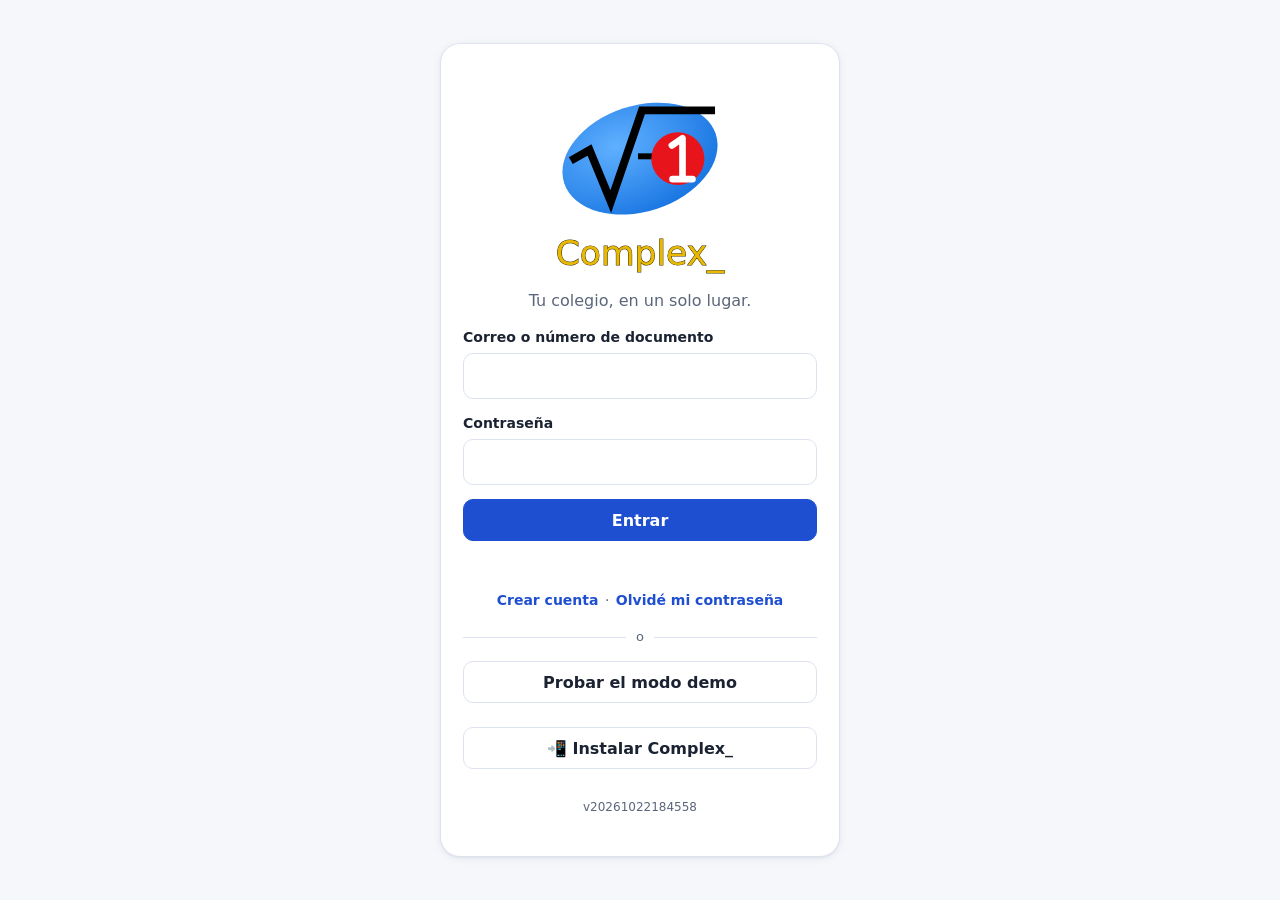
<file: app/index.html>
<!doctype html>
<html lang="es">
<head>
  <meta charset="utf-8">
  <meta name="viewport" content="width=device-width, initial-scale=1, viewport-fit=cover">
  <title>Complex_</title>
  <meta name="description" content="Complex_: notas, asistencia, observador y circulares de tu colegio.">
  <meta name="theme-color" content="#1f4fd1">
  <link rel="manifest" href="manifest.webmanifest">
  <link rel="icon" href="img/icono.svg" type="image/svg+xml">
  <link rel="apple-touch-icon" href="img/icono-192.png">
  <link rel="stylesheet" href="estilos.css">
  <link rel="stylesheet" href="estilos-rea.css">
</head>
<body>
  <div id="app">
    <div class="cargando pantalla" aria-label="Cargando"><span></span></div>
  </div>
  <noscript>Complex_ necesita JavaScript.</noscript>
  <!-- La librería de Supabase se baja en paralelo con la app (antes empezaba solo cuando la app ya había cargado) -->
  <link rel="preload" href="vendor/supabase-2.117.3.js" as="script">
  <script type="module" src="js/app.js"></script>
</body>
</html>
</file>
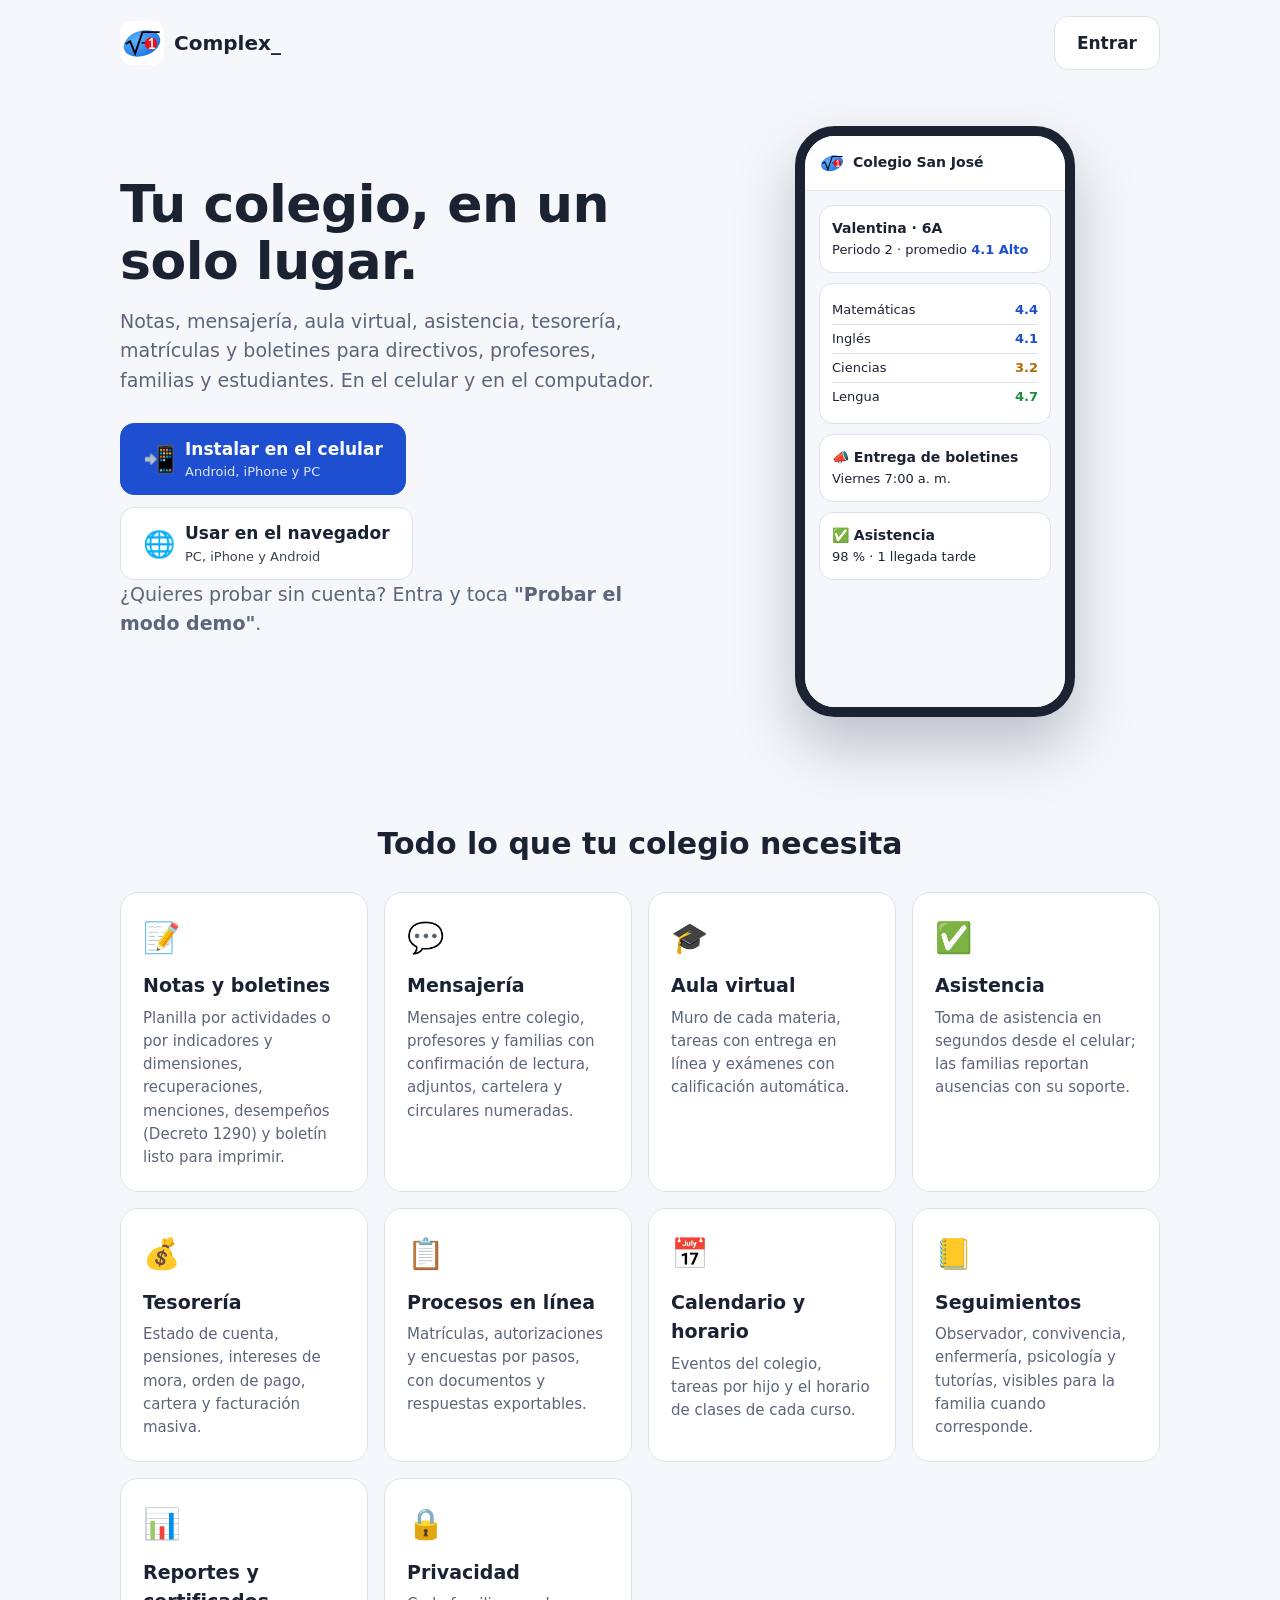
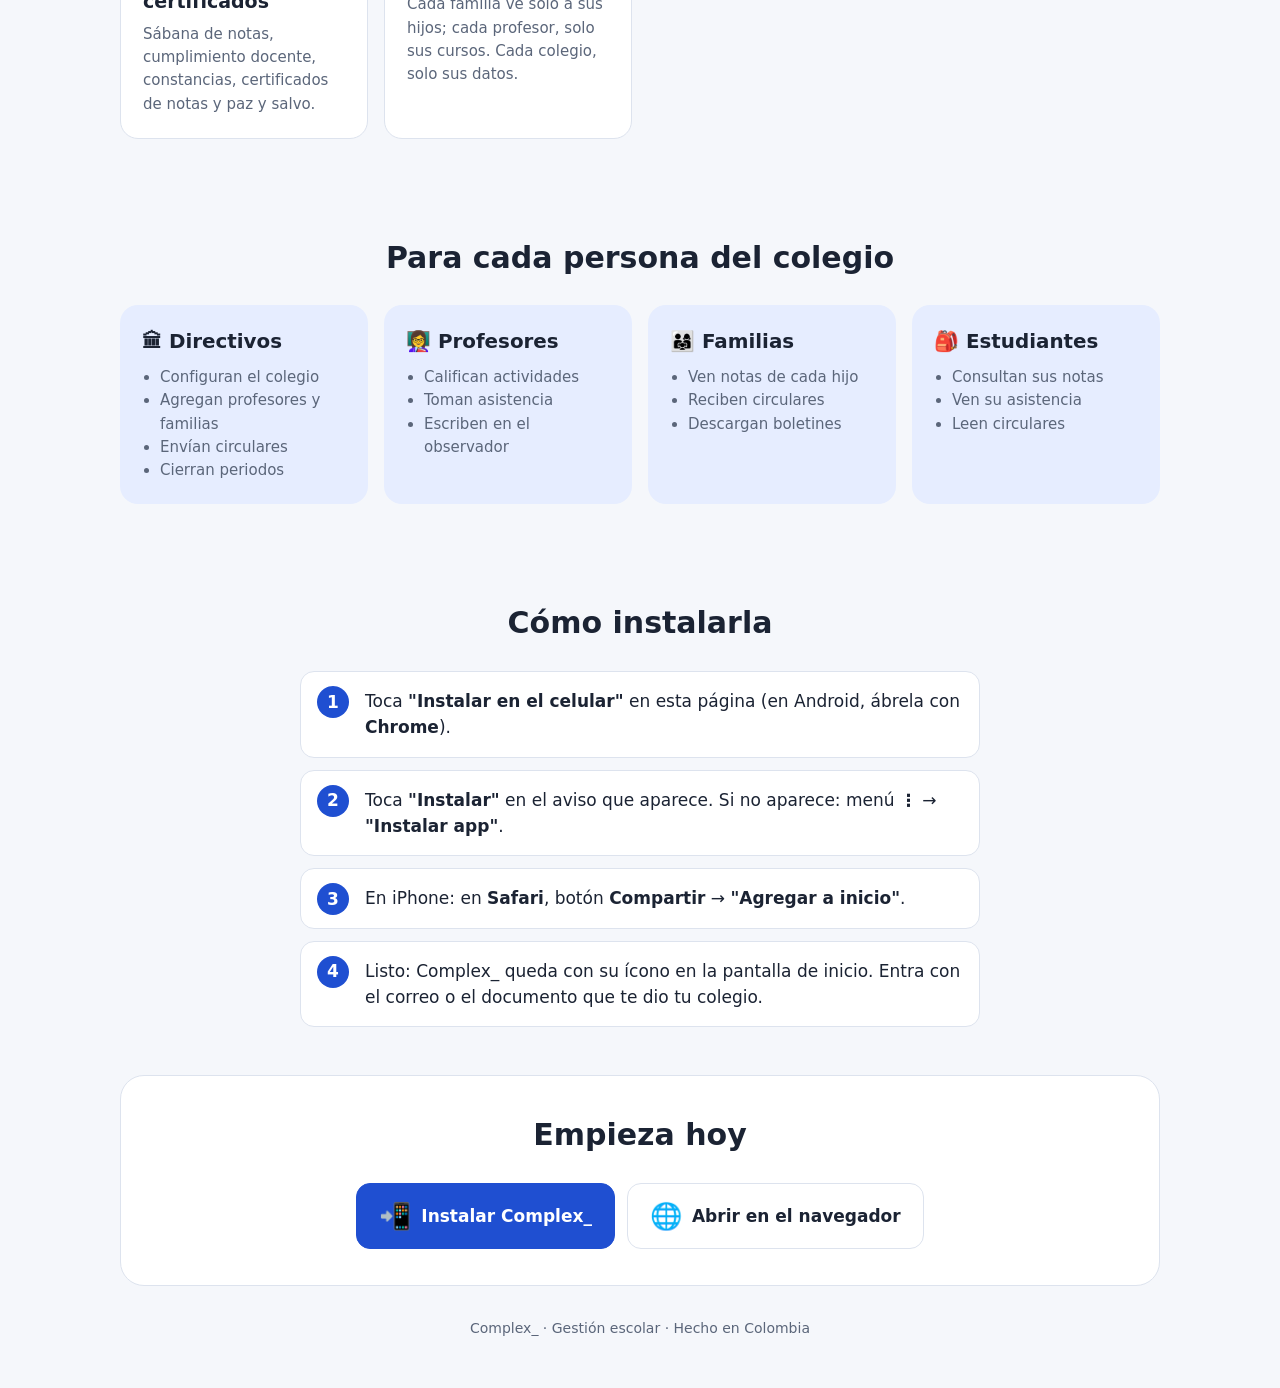
<file: sitio/index.html>
<!doctype html>
<html lang="es">
<head>
  <meta charset="utf-8">
  <meta name="viewport" content="width=device-width, initial-scale=1">
  <title>Complex_ · Gestión escolar</title>
  <meta name="description" content="Complex_: notas, asistencia, observador, boletines y circulares de tu colegio, en el celular y en el computador.">
  <meta name="theme-color" content="#1f4fd1">
  <link rel="icon" href="../app/img/icono.svg" type="image/svg+xml">
  <style>
    :root { --fondo:#f5f7fb; --sup:#fff; --borde:#dde3ee; --texto:#1b2333; --texto2:#5b667a; --pri:#1f4fd1; --pri-t:#fff; --suave:#e6edff; --amarillo:#ffc83d; color-scheme: light; }
    @media (prefers-color-scheme: dark) { :root { --fondo:#0f1420; --sup:#171e2c; --borde:#2c3648; --texto:#e7ecf5; --texto2:#9aa6bb; --pri:#6d95ff; --pri-t:#0b1020; --suave:#1d2a4d; color-scheme: dark; } }
    * { box-sizing: border-box; }
    body { margin: 0; background: var(--fondo); color: var(--texto); font: 17px/1.55 system-ui, -apple-system, "Segoe UI", Roboto, Arial, sans-serif; }
    a { color: var(--pri); }
    .envoltura { max-width: 1080px; margin: 0 auto; padding: 0 20px; }
    header.barra { display: flex; align-items: center; justify-content: space-between; padding: 16px 0; }
    .marca { display: flex; align-items: center; gap: 10px; font-weight: 800; font-size: 20px; color: inherit; text-decoration: none; }
    .logo { width: 40px; height: 40px; border-radius: 12px; display: grid; place-items: center; background: #1f4fd1; color: #fff; font-weight: 800; }
    .heroe { display: grid; grid-template-columns: 1.1fr .9fr; gap: 40px; align-items: center; padding: 40px 0 56px; }
    .heroe h1 { font-size: clamp(32px, 5vw, 52px); line-height: 1.1; margin: 0 0 16px; letter-spacing: -.5px; }
    .heroe p { color: var(--texto2); font-size: 19px; margin: 0 0 28px; }
    .botones { display: flex; gap: 12px; flex-wrap: wrap; }
    .btn { display: inline-flex; align-items: center; gap: 10px; min-height: 54px; padding: 12px 22px; border-radius: 14px; font-weight: 700; text-decoration: none; border: 1px solid var(--borde); background: var(--sup); color: var(--texto); cursor: pointer; font-size: 17px; }
    .btn-pri { background: var(--pri); border-color: var(--pri); color: var(--pri-t); }
    .btn small { display: block; font-weight: 500; font-size: 13px; opacity: .85; }
    .btn .ic { font-size: 26px; }
    .nota { font-size: 14px; color: var(--texto2); margin-top: 14px; }
    .telefono { justify-self: center; width: 280px; aspect-ratio: 9/19; border-radius: 40px; background: var(--sup); border: 10px solid #1b2333; box-shadow: 0 30px 60px rgba(20,30,60,.25); overflow: hidden; display: flex; flex-direction: column; }
    .tel-barra { background: var(--sup); border-bottom: 1px solid var(--borde); padding: 14px; display: flex; gap: 8px; align-items: center; font-weight: 700; font-size: 14px; }
    .logo-sim { width: 44px; height: 44px; object-fit: contain; background: #fff; border-radius: 12px; padding: 2px; }
    .logo-sim.chico { width: 26px; height: 26px; border-radius: 8px; padding: 1px; }
    .tel-barra .logo { width: 26px; height: 26px; border-radius: 8px; font-size: 11px; }
    .tel-cuerpo { padding: 14px; display: flex; flex-direction: column; gap: 10px; background: var(--fondo); flex: 1; }
    .tel-tarjeta { background: var(--sup); border: 1px solid var(--borde); border-radius: 14px; padding: 12px; font-size: 13px; }
    .tel-tarjeta b { display: block; font-size: 14px; }
    .tel-nota { display: flex; justify-content: space-between; padding: 4px 0; border-top: 1px solid var(--borde); }
    .tel-nota:first-of-type { border-top: 0; }
    .verde { color: #1e8e3e; font-weight: 700; } .azul { color: #1f4fd1; font-weight: 700; } .naranja { color: #b26a00; font-weight: 700; }
    section { padding: 48px 0; }
    h2 { font-size: 30px; margin: 0 0 24px; text-align: center; }
    .rejilla { display: grid; grid-template-columns: repeat(auto-fit, minmax(230px, 1fr)); gap: 16px; }
    .func { background: var(--sup); border: 1px solid var(--borde); border-radius: 18px; padding: 22px; }
    .func .ic { font-size: 30px; }
    .func h3 { margin: 10px 0 6px; font-size: 19px; }
    .func p { margin: 0; color: var(--texto2); font-size: 15px; }
    .roles { display: grid; grid-template-columns: repeat(auto-fit, minmax(220px, 1fr)); gap: 16px; }
    .rol { border-radius: 18px; padding: 22px; background: var(--suave); }
    .rol h3 { margin: 0 0 8px; }
    .rol ul { margin: 0; padding-left: 18px; color: var(--texto2); font-size: 15px; }
    .pasos { counter-reset: p; display: grid; gap: 12px; max-width: 680px; margin: 0 auto; padding: 0; list-style: none; }
    .pasos li { counter-increment: p; background: var(--sup); border: 1px solid var(--borde); border-radius: 14px; padding: 16px 16px 16px 64px; position: relative; }
    .pasos li::before { content: counter(p); position: absolute; left: 16px; top: 14px; width: 32px; height: 32px; border-radius: 50%; background: var(--pri); color: var(--pri-t); display: grid; place-items: center; font-weight: 800; }
    .descarga { text-align: center; background: var(--sup); border: 1px solid var(--borde); border-radius: 24px; padding: 36px 20px; }
    .descarga .botones { justify-content: center; }
    footer { text-align: center; color: var(--texto2); font-size: 14px; padding: 32px 0 48px; }
    .aviso { display: none; margin: 14px auto 0; max-width: 520px; background: var(--suave); border-radius: 12px; padding: 12px 14px; font-size: 15px; text-align: left; }
    @media (max-width: 820px) { .heroe { grid-template-columns: 1fr; padding-top: 16px; } .telefono { width: 240px; } }
  </style>
</head>
<body>
  <div class="envoltura">
    <header class="barra">
      <a class="marca" href="#"><img class="logo-sim" src="../app/img/simbolo.svg" alt=""> Complex_</a>
      <a class="btn" href="../app/">Entrar</a>
    </header>

    <div class="heroe">
      <div>
        <h1>Tu colegio, en un solo lugar.</h1>
        <p>Notas, mensajería, aula virtual, asistencia, tesorería, matrículas y boletines para directivos, profesores, familias y estudiantes. En el celular y en el computador.</p>
        <div class="botones">
          <a class="btn btn-pri" href="../app/?instalar"><span class="ic">📲</span><span>Instalar en el celular<small>Android, iPhone y PC</small></span></a>
          <a class="btn" href="../app/"><span class="ic">🌐</span><span>Usar en el navegador<small>PC, iPhone y Android</small></span></a>
        </div>
        <p class="nota">¿Quieres probar sin cuenta? Entra y toca <b>"Probar el modo demo"</b>.</p>
      </div>
      <div class="telefono" aria-hidden="true">
        <div class="tel-barra"><img class="logo-sim chico" src="../app/img/simbolo.svg" alt=""> Colegio San José</div>
        <div class="tel-cuerpo">
          <div class="tel-tarjeta"><b>Valentina · 6A</b>Periodo 2 · promedio <span class="azul">4.1 Alto</span></div>
          <div class="tel-tarjeta">
            <div class="tel-nota"><span>Matemáticas</span><span class="azul">4.4</span></div>
            <div class="tel-nota"><span>Inglés</span><span class="azul">4.1</span></div>
            <div class="tel-nota"><span>Ciencias</span><span class="naranja">3.2</span></div>
            <div class="tel-nota"><span>Lengua</span><span class="verde">4.7</span></div>
          </div>
          <div class="tel-tarjeta"><b>📣 Entrega de boletines</b>Viernes 7:00 a. m.</div>
          <div class="tel-tarjeta"><b>✅ Asistencia</b>98 % · 1 llegada tarde</div>
        </div>
      </div>
    </div>
  </div>

  <section>
    <div class="envoltura">
      <h2>Todo lo que tu colegio necesita</h2>
      <div class="rejilla">
        <div class="func"><div class="ic">📝</div><h3>Notas y boletines</h3><p>Planilla por actividades o por indicadores y dimensiones, recuperaciones, menciones, desempeños (Decreto 1290) y boletín listo para imprimir.</p></div>
        <div class="func"><div class="ic">💬</div><h3>Mensajería</h3><p>Mensajes entre colegio, profesores y familias con confirmación de lectura, adjuntos, cartelera y circulares numeradas.</p></div>
        <div class="func"><div class="ic">🎓</div><h3>Aula virtual</h3><p>Muro de cada materia, tareas con entrega en línea y exámenes con calificación automática.</p></div>
        <div class="func"><div class="ic">✅</div><h3>Asistencia</h3><p>Toma de asistencia en segundos desde el celular; las familias reportan ausencias con su soporte.</p></div>
        <div class="func"><div class="ic">💰</div><h3>Tesorería</h3><p>Estado de cuenta, pensiones, intereses de mora, orden de pago, cartera y facturación masiva.</p></div>
        <div class="func"><div class="ic">📋</div><h3>Procesos en línea</h3><p>Matrículas, autorizaciones y encuestas por pasos, con documentos y respuestas exportables.</p></div>
        <div class="func"><div class="ic">📅</div><h3>Calendario y horario</h3><p>Eventos del colegio, tareas por hijo y el horario de clases de cada curso.</p></div>
        <div class="func"><div class="ic">📒</div><h3>Seguimientos</h3><p>Observador, convivencia, enfermería, psicología y tutorías, visibles para la familia cuando corresponde.</p></div>
        <div class="func"><div class="ic">📊</div><h3>Reportes y certificados</h3><p>Sábana de notas, cumplimiento docente, constancias, certificados de notas y paz y salvo.</p></div>
        <div class="func"><div class="ic">🔒</div><h3>Privacidad</h3><p>Cada familia ve solo a sus hijos; cada profesor, solo sus cursos. Cada colegio, solo sus datos.</p></div>
      </div>
    </div>
  </section>

  <section>
    <div class="envoltura">
      <h2>Para cada persona del colegio</h2>
      <div class="roles">
        <div class="rol"><h3>🏛 Directivos</h3><ul><li>Configuran el colegio</li><li>Agregan profesores y familias</li><li>Envían circulares</li><li>Cierran periodos</li></ul></div>
        <div class="rol"><h3>👩‍🏫 Profesores</h3><ul><li>Califican actividades</li><li>Toman asistencia</li><li>Escriben en el observador</li></ul></div>
        <div class="rol"><h3>👨‍👩‍👧 Familias</h3><ul><li>Ven notas de cada hijo</li><li>Reciben circulares</li><li>Descargan boletines</li></ul></div>
        <div class="rol"><h3>🎒 Estudiantes</h3><ul><li>Consultan sus notas</li><li>Ven su asistencia</li><li>Leen circulares</li></ul></div>
      </div>
    </div>
  </section>

  <section>
    <div class="envoltura">
      <h2>Cómo instalarla</h2>
      <ol class="pasos">
        <li>Toca <b>"Instalar en el celular"</b> en esta página (en Android, ábrela con <b>Chrome</b>).</li>
        <li>Toca <b>"Instalar"</b> en el aviso que aparece. Si no aparece: menú <b>⋮</b> → <b>"Instalar app"</b>.</li>
        <li>En iPhone: en <b>Safari</b>, botón <b>Compartir</b> → <b>"Agregar a inicio"</b>.</li>
        <li>Listo: Complex_ queda con su ícono en la pantalla de inicio. Entra con el correo o el documento que te dio tu colegio.</li>
      </ol>
    </div>
  </section>

  <div class="envoltura">
    <div class="descarga">
      <h2>Empieza hoy</h2>
      <div class="botones">
        <a class="btn btn-pri" href="../app/?instalar"><span class="ic">📲</span><span>Instalar Complex_</span></a>
        <a class="btn" href="../app/"><span class="ic">🌐</span><span>Abrir en el navegador</span></a>
      </div>
    </div>
  </div>

  <footer>Complex_ · Gestión escolar · Hecho en Colombia</footer>

</body>
</html>
</file>
<file: app/estilos.css>
/* Complex_ — estilos. Siempre con variables de color (modo claro/oscuro). */
:root {
  --fondo: #f5f7fb;
  --superficie: #ffffff;
  --superficie-2: #eef2f9;
  --borde: #dde3ee;
  --texto: #1b2333;
  --texto-2: #5b667a;
  --primario: #1f4fd1;
  --primario-texto: #ffffff;
  --primario-suave: #e6edff;
  --peligro: #c62828;
  --ok: #1e8e3e;
  --alerta: #b26a00;
  --bajo: #c62828;
  --basico: #b26a00;
  --alto: #1f4fd1;
  --superior: #1e8e3e;
  --sombra: 0 1px 2px rgba(20, 30, 60, .06), 0 2px 10px rgba(20, 30, 60, .06);
  --radio: 14px;
  --menu-alto: 64px;
  color-scheme: light;
}
@media (prefers-color-scheme: dark) {
  :root:not([data-theme="light"]) {
    --fondo: #0f1420; --superficie: #171e2c; --superficie-2: #1f2838; --borde: #2c3648;
    --texto: #e7ecf5; --texto-2: #9aa6bb; --primario: #6d95ff; --primario-texto: #0b1020; --primario-suave: #1d2a4d;
    --peligro: #ff6b6b; --ok: #4cc46f; --alerta: #ffb547; --bajo: #ff6b6b; --basico: #ffb547; --alto: #7ea4ff; --superior: #4cc46f;
    --sombra: 0 1px 2px rgba(0, 0, 0, .3); color-scheme: dark;
  }
}
:root[data-theme="dark"] {
  --fondo: #0f1420; --superficie: #171e2c; --superficie-2: #1f2838; --borde: #2c3648;
  --texto: #e7ecf5; --texto-2: #9aa6bb; --primario: #6d95ff; --primario-texto: #0b1020; --primario-suave: #1d2a4d;
  --peligro: #ff6b6b; --ok: #4cc46f; --alerta: #ffb547; --bajo: #ff6b6b; --basico: #ffb547; --alto: #7ea4ff; --superior: #4cc46f;
  --sombra: 0 1px 2px rgba(0, 0, 0, .3); color-scheme: dark;
}

* { box-sizing: border-box; }
html, body { margin: 0; height: 100%; }
body {
  background: var(--fondo); color: var(--texto);
  font: 16px/1.45 system-ui, -apple-system, "Segoe UI", Roboto, "Helvetica Neue", Arial, sans-serif;
  -webkit-text-size-adjust: 100%; -webkit-tap-highlight-color: transparent;
}
a { color: var(--primario); text-decoration: none; }
h1, h2, h3 { margin: 0; line-height: 1.2; }
button, input, select, textarea { font: inherit; color: inherit; }
[hidden] { display: none !important; }
small { color: var(--texto-2); font-size: .82em; }

/* ---------- Armazón ---------- */
#app { min-height: 100%; }
.barra {
  position: sticky; top: 0; z-index: 20; display: flex; align-items: center; gap: 8px;
  padding: calc(8px + env(safe-area-inset-top)) 16px 8px; background: var(--superficie); border-bottom: 1px solid var(--borde);
}
.barra-colegio { display: flex; align-items: center; gap: 10px; min-width: 0; flex: 1; background: none; border: 0; padding: 4px 0; cursor: pointer; text-align: left; }
.nombre-colegio { font-weight: 700; white-space: nowrap; overflow: hidden; text-overflow: ellipsis; }
.logo-mini, .logo { display: inline-grid; place-items: center; background: var(--primario); color: var(--primario-texto); font-weight: 800; border-radius: 10px; letter-spacing: -.5px; }
.logo-mini { width: 32px; height: 32px; font-size: 14px; flex: none; }
.logo { width: 56px; height: 56px; font-size: 24px; border-radius: 16px; }
.etiqueta-demo { font-size: 11px; font-weight: 700; background: var(--alerta); color: #fff; padding: 2px 6px; border-radius: 6px; }
.chip-rol { border: 1px solid var(--borde); background: var(--superficie-2); border-radius: 999px; padding: 6px 12px; font-size: 14px; cursor: pointer; white-space: nowrap; }
.chip-rol:disabled { cursor: default; }

/* Menú: panel que se despliega desde la IZQUIERDA en celular; fijo a la izquierda en PC */
.btn-menu { font-size: 22px; margin-left: -8px; }
.menu {
  position: fixed; top: 0; bottom: 0; left: 0; z-index: 60; width: min(300px, 84vw);
  display: flex; flex-direction: column; gap: 2px; padding: calc(12px + env(safe-area-inset-top)) 12px calc(12px + env(safe-area-inset-bottom));
  background: var(--superficie); border-right: 1px solid var(--borde); overflow-y: auto;
  transform: translateX(-102%); transition: transform .22s ease; box-shadow: 4px 0 24px rgba(10, 15, 30, .18);
}
.menu-abierto .menu { transform: none; }
.menu-fondo { position: fixed; inset: 0; z-index: 55; background: rgba(10, 15, 30, .45); opacity: 0; pointer-events: none; transition: opacity .22s; }
.menu-abierto .menu-fondo { opacity: 1; pointer-events: auto; }
.menu-cab { display: flex; align-items: center; gap: 12px; padding: 8px 8px 16px; margin-bottom: 8px; border-bottom: 1px solid var(--borde); }
.menu-cab > span:last-child { display: flex; flex-direction: column; min-width: 0; }
.menu-cab small { white-space: nowrap; overflow: hidden; text-overflow: ellipsis; }
.menu a, .menu-boton { display: flex; align-items: center; gap: 14px; padding: 12px; border-radius: 10px; color: var(--texto); font-size: 16px; font-weight: 500; background: none; border: 0; width: 100%; text-align: left; cursor: pointer; }
.menu a:hover, .menu-boton:hover { background: var(--superficie-2); }
.menu .ic { font-size: 20px; width: 26px; text-align: center; line-height: 1; }
.menu a.activo { background: var(--primario-suave); color: var(--primario); font-weight: 700; }
.menu-pie { margin-top: auto; padding-top: 12px; border-top: 1px solid var(--borde); }

#principal { padding: 16px 16px calc(40px + env(safe-area-inset-bottom)); max-width: 1100px; margin: 0 auto; outline: none; }

@media (min-width: 900px) {
  #app[data-armado] { display: grid; grid-template-columns: 250px 1fr; grid-template-rows: auto 1fr; }
  .barra { grid-column: 1 / -1; }
  .btn-menu, .menu-fondo { display: none; }
  .menu { position: sticky; top: 57px; height: calc(100vh - 57px); width: auto; transform: none; box-shadow: none; z-index: 10; padding-top: 16px; }
  .menu-cab { display: none; }
  #principal { padding: 24px 32px 48px; width: 100%; }
}

/* ---------- Bloques ---------- */
.titulo { font-size: 24px; margin: 4px 0 16px; }
.sub-titulo { color: var(--texto-2); margin: -8px 0 16px; }
.sub { font-size: 15px; margin: 18px 0 8px; color: var(--texto-2); display: flex; align-items: center; gap: 8px; flex-wrap: wrap; }
.cabecera { display: flex; align-items: center; gap: 8px; flex-wrap: wrap; margin-bottom: 8px; }
.cabecera .titulo { flex: 1; margin: 4px 0 8px; min-width: 0; }
.cabecera .acciones { display: flex; gap: 8px; flex-wrap: wrap; }
.tarjeta { display: block; background: var(--superficie); border: 1px solid var(--borde); border-radius: var(--radio); padding: 16px; margin-bottom: 16px; box-shadow: var(--sombra); color: inherit; }
.tarjeta h2 { font-size: 17px; margin-bottom: 12px; }
.tarjeta-cab { display: flex; align-items: center; justify-content: space-between; gap: 8px; flex-wrap: wrap; margin-bottom: 8px; }
.tarjeta-cab h2 { margin: 0; }
.contenido { margin-top: 12px; }

.cifras { display: grid; grid-template-columns: repeat(auto-fit, minmax(130px, 1fr)); gap: 12px; margin-bottom: 16px; }
.cifra { display: flex; flex-direction: column; background: var(--superficie); border: 1px solid var(--borde); border-radius: var(--radio); padding: 14px; color: inherit; box-shadow: var(--sombra); }
.cifra b { font-size: 26px; }
.cifra span { color: var(--texto-2); font-size: 14px; }
.cifras.pequenas { margin: 12px 0 0; grid-template-columns: repeat(3, 1fr); gap: 8px; }
.cifras.pequenas .cifra { box-shadow: none; background: var(--superficie-2); border: 0; padding: 10px; }
.cifras.pequenas .cifra b { font-size: 18px; }

.lista { display: flex; flex-direction: column; gap: 2px; }
.fila { display: flex; align-items: center; gap: 12px; padding: 10px 8px; border-radius: 10px; min-height: 52px; color: inherit; }
.fila > span:has(> b), .fila .crece { display: flex; flex-direction: column; min-width: 0; flex: 1; }
.fila b { font-weight: 600; overflow-wrap: break-word; }
.fila > span:not(:has(> b)):not(.avatar):not(.num):not(.chip):not(.chips):not(.paso):not(.insignia):not(.punto):not(.botones-fila):not(.crece) { flex: none; font-size: 20px; width: 28px; text-align: center; }
.fila-boton { width: 100%; background: none; border: 0; text-align: left; cursor: pointer; }
.fila-boton:hover, .fila-boton:focus-visible { background: var(--superficie-2); }
.fila.inactivo { opacity: .55; }
.fila.peligro { color: var(--peligro); }
.fila.sin-leer b { font-weight: 800; }
.lista > .fila + .fila { border-top: 1px solid var(--borde); border-radius: 0; }
.flecha { color: var(--texto-2); font-size: 22px; }
.avatar { flex: none; width: 40px; height: 40px; border-radius: 50%; display: grid; place-items: center; background: var(--primario-suave); color: var(--primario); font-weight: 700; font-size: 15px; }
.avatar.grande { width: 52px; height: 52px; font-size: 18px; }
.num { flex: none; min-width: 28px; height: 28px; padding: 0 4px; border-radius: 8px; display: inline-grid; place-items: center; background: var(--superficie-2); color: var(--texto-2); font-size: 13px; font-weight: 700; }
.paso { flex: none; width: 26px; height: 26px; border-radius: 50%; border: 2px solid var(--borde); display: grid; place-items: center; color: #fff; font-size: 14px; }
.paso.hecho { background: var(--ok); border-color: var(--ok); }
.punto { width: 10px; height: 10px; border-radius: 50%; background: var(--primario); flex: none; }
.chips { display: flex; gap: 4px; flex-wrap: wrap; justify-content: flex-end; }
.chip { display: inline-block; font-size: 12px; padding: 3px 8px; border-radius: 999px; background: var(--superficie-2); color: var(--texto-2); white-space: nowrap; font-weight: 600; }
.chip.ok { background: color-mix(in srgb, var(--ok) 16%, transparent); color: var(--ok); }
.chip.tachado { text-decoration: line-through; opacity: .6; }
.ok { color: var(--ok); }
.alerta { color: var(--alerta); }

.rejilla { display: grid; grid-template-columns: repeat(auto-fill, minmax(140px, 1fr)); gap: 10px; }
.mini { display: flex; flex-direction: column; gap: 2px; padding: 14px; border-radius: 12px; background: var(--superficie); border: 1px solid var(--borde); color: inherit; }
.mini:hover { border-color: var(--primario); }
.mini b { font-size: 17px; }

.vacio { text-align: center; color: var(--texto-2); padding: 28px 12px; }
.vacio p { margin: 0 0 12px; }
.aviso-caja { background: var(--primario-suave); border-radius: 12px; padding: 12px 14px; margin: 0 0 16px; display: block; color: var(--texto); }
.aviso-caja p { margin: 0 0 6px; }
.aviso-caja.ok { background: color-mix(in srgb, var(--ok) 14%, transparent); }
.ayuda { color: var(--texto-2); font-size: 14px; margin: 6px 0; }
.nota-pie { text-align: center; color: var(--texto-2); font-size: 12px; margin-top: 16px; }

/* ---------- Botones y formularios ---------- */
.btn { display: inline-flex; align-items: center; justify-content: center; gap: 6px; min-height: 42px; padding: 8px 16px; border-radius: 10px; border: 1px solid var(--borde); background: var(--superficie); color: var(--texto); font-weight: 600; cursor: pointer; white-space: nowrap; }
.btn:hover { border-color: var(--primario); }
.btn:disabled { opacity: .55; cursor: default; }
.btn-primario { background: var(--primario); border-color: var(--primario); color: var(--primario-texto); }
.btn-peligro { color: var(--peligro); border-color: color-mix(in srgb, var(--peligro) 45%, var(--borde)); }
.btn-chico { min-height: 34px; padding: 4px 12px; font-size: 14px; }
.btn-ancho { width: 100%; }
.btn-link { background: none; border: 0; padding: 4px 2px; color: var(--primario); cursor: pointer; font-weight: 600; text-align: left; }
.btn-link:disabled { color: inherit; cursor: default; font-weight: 600; }
.btn-icono { width: 42px; height: 42px; flex: none; display: inline-grid; place-items: center; border-radius: 10px; border: 0; background: transparent; cursor: pointer; font-size: 18px; color: var(--texto); }
.btn-icono:hover { background: var(--superficie-2); }
:focus-visible { outline: 3px solid color-mix(in srgb, var(--primario) 55%, transparent); outline-offset: 2px; }

.form { display: flex; flex-direction: column; gap: 14px; }
.form label { display: flex; flex-direction: column; gap: 6px; font-weight: 600; font-size: 14px; }
.form fieldset { border: 1px solid var(--borde); border-radius: 10px; padding: 10px 12px; display: flex; flex-direction: column; gap: 8px; }
.form legend { font-size: 14px; color: var(--texto-2); padding: 0 4px; }
input:not([type=checkbox]):not([type=radio]), select, textarea {
  width: 100%; min-height: 46px; padding: 10px 12px; border-radius: 10px; border: 1px solid var(--borde); background: var(--superficie); font-weight: 400;
}
textarea { resize: vertical; }
input:focus, select:focus, textarea:focus { outline: none; border-color: var(--primario); box-shadow: 0 0 0 3px var(--primario-suave); }
label.check { flex-direction: row !important; align-items: center; gap: 10px !important; font-weight: 500 !important; cursor: pointer; }
input[type=checkbox] { width: 22px; height: 22px; accent-color: var(--primario); flex: none; }
.en-linea { display: inline-flex; align-items: center; gap: 8px; font-weight: 600; }
.en-linea input { width: auto; }
.error { color: var(--peligro); min-height: 1.2em; margin: 0; font-size: 14px; }
.buscador { margin-bottom: 8px; }

.pestanas { display: flex; gap: 4px; overflow-x: auto; border-bottom: 1px solid var(--borde); margin: 0 -16px; padding: 0 16px; scrollbar-width: none; }
.pestanas a { padding: 10px 12px; color: var(--texto-2); font-weight: 600; white-space: nowrap; border-bottom: 3px solid transparent; }
.pestanas a.activo { color: var(--primario); border-bottom-color: var(--primario); }
.segmentos { display: flex; background: var(--superficie-2); border-radius: 12px; padding: 4px; gap: 4px; margin-bottom: 12px; overflow-x: auto; }
.segmentos a, .segmentos button { flex: 1; text-align: center; padding: 8px 10px; border-radius: 9px; border: 0; background: none; color: var(--texto-2); font-weight: 600; cursor: pointer; white-space: nowrap; }
.segmentos .activo { background: var(--superficie); color: var(--texto); box-shadow: var(--sombra); }

/* ---------- Tablas / planilla ---------- */
.tabla-envoltura { overflow: auto; border: 1px solid var(--borde); border-radius: 12px; background: var(--superficie); -webkit-overflow-scrolling: touch; }
.tabla { width: 100%; border-collapse: collapse; font-size: 15px; }
.tabla th, .tabla td { padding: 8px 10px; border-bottom: 1px solid var(--borde); text-align: center; vertical-align: middle; }
.tabla thead th { background: var(--superficie-2); font-size: 13px; color: var(--texto-2); position: sticky; top: 0; z-index: 1; }
.tabla thead th small { display: block; }
.tabla tbody th, .tabla tfoot th { text-align: left; font-weight: 600; }
.tabla tbody th small { display: block; font-weight: 400; }
.tabla tfoot td, .tabla tfoot th { background: var(--superficie-2); border-bottom: 0; }
.tabla select { min-height: 38px; padding: 4px 8px; }
.acciones-celda { white-space: nowrap; }
.planilla { max-height: 70vh; }
.tabla-notas tbody th { position: sticky; left: 0; background: var(--superficie); z-index: 1; white-space: nowrap; min-width: 190px; }
.tabla-notas thead th:first-child { left: 0; z-index: 2; text-align: left; }
input.nota { width: 64px !important; min-height: 40px !important; text-align: center; padding: 6px !important; font-weight: 600 !important; transition: background .3s; }
input.nota.guardado { background: color-mix(in srgb, var(--ok) 22%, var(--superficie)); }
input.nota.guardando { opacity: .6; }
input.nota.mal { border-color: var(--peligro); background: color-mix(in srgb, var(--peligro) 12%, var(--superficie)); }
input.nota:disabled { background: transparent; border-color: transparent; color: var(--texto); }
.def { font-size: 16px; }
.nota-bajo { color: var(--bajo); } .nota-basico { color: var(--basico); } .nota-alto { color: var(--alto); } .nota-superior { color: var(--superior); } .nota-sin { color: var(--texto-2); }
.fila > .insignia, .insignia { flex: none !important; display: inline-flex; flex-direction: column; align-items: center; padding: 4px 10px; border-radius: 10px; background: var(--superficie-2); line-height: 1.1; flex: none; }
.insignia b { font-size: 18px; color: inherit; }
.insignia small { color: inherit; font-weight: 600; font-size: 11px; }

.fila-clase { flex-wrap: wrap; }
.fila > .botones-fila { display: flex; flex-direction: row; gap: 8px; flex: none; width: auto; font-size: inherit; }
@media (max-width: 520px) { .fila > .botones-fila { width: 100%; padding-left: 52px; } .botones-fila .btn { flex: 1; } }

/* ---------- Asistencia ---------- */
.fila-asistencia { flex-wrap: wrap; }
.botones-as { display: flex; gap: 6px; }
.as { width: 44px; height: 44px; border-radius: 10px; border: 1px solid var(--borde); background: var(--superficie); font-weight: 800; cursor: pointer; color: var(--texto-2); }
.as.activo.as-presente, .chip.as-presente { background: var(--ok); color: #fff; border-color: var(--ok); }
.as.activo.as-ausente, .chip.as-ausente { background: var(--peligro); color: #fff; border-color: var(--peligro); }
.as.activo.as-tarde, .chip.as-tarde { background: var(--alerta); color: #fff; border-color: var(--alerta); }
.as.activo.as-excusa, .chip.as-excusa { background: var(--alto); color: #fff; border-color: var(--alto); }
.pie-fijo { position: sticky; bottom: calc(8px + env(safe-area-inset-bottom)); margin-top: 12px; z-index: 5; }
@media (min-width: 900px) { .pie-fijo { bottom: 16px; } }

/* ---------- Observador ---------- */
.linea-tiempo { gap: 10px; margin-top: 12px; }
.obs { background: var(--superficie); border: 1px solid var(--borde); border-left: 5px solid var(--texto-2); border-radius: 12px; padding: 12px 14px; }
.obs header, .obs footer { display: flex; justify-content: space-between; align-items: center; gap: 8px; }
.obs p { margin: 8px 0; white-space: pre-wrap; }
.obs-positiva { border-left-color: var(--ok); } .obs-negativa { border-left-color: var(--peligro); } .obs-compromiso { border-left-color: var(--alerta); } .obs-seguimiento { border-left-color: var(--alto); }

.circular-cuerpo { white-space: normal; font-size: 16px; line-height: 1.6; margin-top: 12px; }
.tarjeta-hijo:hover { border-color: var(--primario); }

/* ---------- Entrar ---------- */
.entrada { min-height: 100vh; display: grid; place-items: center; padding: 24px 16px; }
.entrada-caja { width: 100%; max-width: 400px; background: var(--superficie); border: 1px solid var(--borde); border-radius: 20px; padding: 28px 22px; box-shadow: var(--sombra); display: flex; flex-direction: column; gap: 14px; }
.entrada-caja.ancha { max-width: 520px; }
.marca { text-align: center; display: flex; flex-direction: column; align-items: center; gap: 8px; }
.marca h1 { font-size: 26px; }
.marca p { margin: 0; color: var(--texto-2); }
.entrada-pie { text-align: center; font-size: 14px; color: var(--texto-2); }
.separador { display: flex; align-items: center; gap: 10px; color: var(--texto-2); font-size: 13px; }
.separador::before, .separador::after { content: ""; flex: 1; height: 1px; background: var(--borde); }

/* ---------- Ventanas (siempre a pantalla completa en celular) ---------- */
.ventana { position: fixed; inset: 0; z-index: 100; background: rgba(10, 15, 30, .45); display: flex; justify-content: center; align-items: stretch; animation: aparecer .15s ease; }
.ventana-caja { background: var(--fondo); width: 100%; height: 100%; display: flex; flex-direction: column; }
.ventana-cab { display: flex; align-items: center; gap: 8px; padding: calc(8px + env(safe-area-inset-top)) 12px 8px; background: var(--superficie); border-bottom: 1px solid var(--borde); }
.ventana-cab h2 { font-size: 18px; flex: 1; }
.ventana-cuerpo { flex: 1; overflow: auto; padding: 16px; width: 100%; max-width: 720px; margin: 0 auto; }
.ventana-pie { display: flex; gap: 8px; justify-content: flex-end; flex-wrap: wrap; padding: 12px 16px calc(12px + env(safe-area-inset-bottom)); background: var(--superficie); border-top: 1px solid var(--borde); }
.ventana-pie .btn { flex: 1; max-width: 220px; }
.ventana-pie .btn-peligro { margin-right: auto; flex: none; }
@keyframes aparecer { from { opacity: 0; } }

/* ---------- Avisos ---------- */
.aviso { position: fixed; left: 50%; bottom: calc(20px + env(safe-area-inset-bottom)); transform: translate(-50%, 20px); opacity: 0; z-index: 200; background: var(--texto); color: var(--fondo); padding: 12px 18px; border-radius: 12px; font-weight: 600; max-width: calc(100% - 32px); transition: .25s; box-shadow: var(--sombra); }
.aviso.ver { opacity: 1; transform: translate(-50%, 0); }
.aviso-error { background: var(--peligro); color: #fff; }

/* ---------- Cargando ---------- */
.cargando { display: grid; place-items: center; padding: 48px; }
.cargando.pantalla { min-height: 100vh; }
.cargando span { width: 34px; height: 34px; border-radius: 50%; border: 4px solid var(--borde); border-top-color: var(--primario); animation: girar .8s linear infinite; }
@keyframes girar { to { transform: rotate(360deg); } }

/* ---------- Boletín ---------- */
.boletin { background: #fff; color: #111; border: 1px solid var(--borde); border-radius: 12px; padding: 24px; max-width: 860px; margin: 0 auto; }
.boletin .tabla, .boletin .tabla th, .boletin .tabla td { border-color: #ccc; color: #111; }
.boletin .tabla thead th, .boletin .tabla tfoot td, .boletin .tabla tfoot th { background: #f0f2f6; color: #333; }
.boletin small { color: #555; }
.boletin-cab { display: flex; gap: 16px; align-items: center; border-bottom: 2px solid var(--marca, #1f4fd1); padding-bottom: 12px; margin-bottom: 12px; }
.boletin-cab h2 { font-size: 20px; } .boletin-cab p { margin: 2px 0; }
.boletin-datos { display: grid; grid-template-columns: repeat(auto-fit, minmax(180px, 1fr)); gap: 8px 16px; margin: 0 0 16px; }
.boletin-datos dt { font-size: 12px; color: #555; } .boletin-datos dd { margin: 0; font-weight: 700; }
.boletin-pie { display: grid; grid-template-columns: 1fr 1fr; gap: 16px; margin-top: 16px; font-size: 14px; }
.boletin-pie h3 { font-size: 14px; margin-bottom: 4px; } .boletin-pie p { margin: 2px 0; }
.boletin .escala { grid-column: 1 / -1; color: #555; font-size: 12px; }
.firmas { grid-column: 1 / -1; display: flex; justify-content: space-around; margin-top: 48px; text-align: center; font-size: 13px; }
.firmas span { display: block; width: 200px; border-top: 1px solid #333; margin-bottom: 4px; }
.boletin .nota-bajo { color: #c62828; } .boletin .nota-basico { color: #b26a00; } .boletin .nota-alto { color: #1f4fd1; } .boletin .nota-superior { color: #1e8e3e; }

@media print {
  .barra, .menu, .no-imprimir, .aviso { display: none !important; }
  body, #principal { background: #fff; padding: 0; margin: 0; }
  #app[data-armado] { display: block; }
  .boletin { border: 0; padding: 0; max-width: none; }
  .tabla-envoltura { overflow: visible; border: 0; }
}

@media (max-width: 520px) {
  .boletin { padding: 14px; } .boletin-pie { grid-template-columns: 1fr; }
  .cabecera .acciones .btn { padding: 8px 12px; }
}
@media (prefers-reduced-motion: reduce) { * { animation: none !important; transition: none !important; } }

/* Planilla en celular: columna de nombres más angosta para ver más notas */
@media (max-width: 520px) {
  .tabla-notas tbody th { min-width: 128px; max-width: 150px; white-space: normal; font-size: 14px; line-height: 1.25; }
  .tabla-notas tbody th .num { display: none; }
  .tabla th, .tabla td { padding: 6px; }
  input.nota { width: 54px !important; }
}

/* Datos en ventanas de detalle */
.datos { display: grid; grid-template-columns: repeat(auto-fit, minmax(160px, 1fr)); gap: 10px 16px; margin: 12px 0; }
.datos dt { font-size: 12px; color: var(--texto-2); }
.datos dd { margin: 0; font-weight: 600; }
.texto-largo { white-space: pre-wrap; margin: 0; }
.tarjeta-archivo { border: 1px solid var(--borde); background: var(--superficie); }
input[type=file] { padding: 10px; background: var(--superficie-2); }
</file>
<file: app/estilos-rea.css>
/* ===================== REA Phidias: menú agrupado, personas, mensajería, aula, calendario ===================== */
.contenedor-principal { min-width: 0; }
.filtro-menu { margin: 4px 0 10px; min-height: 40px !important; font-size: 15px; }
.menu-grupo { border-radius: 10px; }
.menu-grupo > summary { list-style: none; display: flex; align-items: center; gap: 14px; padding: 12px; border-radius: 10px; cursor: pointer; font-weight: 600; color: var(--texto); }
.menu-grupo > summary::-webkit-details-marker { display: none; }
.menu-grupo > summary::after { content: "›"; margin-left: auto; transition: transform .15s; color: var(--texto-2); font-size: 20px; }
.menu-grupo[open] > summary::after { transform: rotate(90deg); }
.menu-grupo > summary:hover { background: var(--superficie-2); }
.menu a.sub { padding: 9px 12px 9px 52px; font-size: 15px; }
.menu a.sub.activo { background: var(--primario-suave); }
.contador { margin-left: auto; min-width: 22px; height: 22px; padding: 0 6px; border-radius: 999px; background: #e8710a; color: #fff; font-size: 12px; font-weight: 800; display: inline-grid; place-items: center; }
.btn-menu.con-aviso { position: relative; }
.btn-menu.con-aviso::after { content: ""; position: absolute; top: 8px; right: 8px; width: 9px; height: 9px; border-radius: 50%; background: #e8710a; }

/* Pestañas de persona */
.personas { display: flex; gap: 6px; overflow-x: auto; padding: 10px 16px 0; background: var(--superficie); border-bottom: 1px solid var(--borde); scrollbar-width: none; }
.persona { display: flex; align-items: center; gap: 10px; padding: 8px 14px 10px; border: 0; border-radius: 12px 12px 0 0; background: none; cursor: pointer; text-align: left; white-space: nowrap; color: var(--texto); }
.persona .avatar { width: 34px; height: 34px; font-size: 13px; }
.persona > span:last-child { display: flex; flex-direction: column; }
.persona small { font-size: 12px; }
.persona.activa { background: var(--primario); color: var(--primario-texto); }
.persona.activa small { color: inherit; opacity: .85; }
.persona.activa .avatar { background: rgba(255,255,255,.22); color: inherit; }

/* Mensajería */
.barra-acciones { position: sticky; top: 60px; z-index: 6; display: flex; gap: 8px; flex-wrap: wrap; align-items: center; background: var(--superficie); border: 1px solid var(--borde); border-radius: 12px; padding: 8px 10px; margin-bottom: 10px; box-shadow: var(--sombra); }
.fila-mensaje { align-items: flex-start; }
.fila-mensaje input[type=checkbox] { margin-top: 4px; }
.fila-mensaje .crece { color: inherit; gap: 2px; }
.fila-mensaje .linea1 { display: flex; justify-content: space-between; gap: 8px; }
.fila-mensaje .linea1 b { font-weight: 500; }
.fila-mensaje .asunto { font-weight: 500; }
.fila-mensaje.sin-leer .linea1 b, .fila-mensaje.sin-leer .asunto { font-weight: 800; }
.fila-mensaje.sin-leer { background: color-mix(in srgb, var(--primario) 6%, transparent); }
.mensaje .titulo { margin-bottom: 12px; }
.mensaje-cuerpo { font-size: 16px; line-height: 1.6; margin: 16px 0; overflow-wrap: anywhere; }
.hilo { margin-top: 16px; border-left: 3px solid var(--borde); padding-left: 12px; color: var(--texto-2); }
.hilo summary { cursor: pointer; }
.para { display: flex; justify-content: space-between; align-items: flex-start; gap: 10px; flex-wrap: wrap; padding-bottom: 12px; margin-bottom: 12px; border-bottom: 1px solid var(--borde); }
.para-cab { flex: 1; min-width: 200px; line-height: 2; }
.chip-persona { background: var(--primario-suave); color: var(--primario); font-size: 14px; padding: 4px 4px 4px 10px; }
.chip-persona button { border: 0; background: none; color: inherit; cursor: pointer; font-size: 16px; padding: 0 6px; }
.grupo-contactos { border: 1px solid var(--borde); border-radius: 12px; margin-bottom: 8px; background: var(--superficie); }
.grupo-contactos > summary { padding: 12px 14px; cursor: pointer; display: flex; gap: 8px; align-items: center; }
.grupo-contactos > summary .btn-link { margin-left: auto; }
.grupo-contactos .lista { padding: 0 8px 8px; }

/* Aula */
.aula { display: grid; grid-template-columns: repeat(auto-fill, minmax(240px, 1fr)); gap: 14px; }
.materia { display: flex; flex-direction: column; background: var(--superficie); border: 1px solid var(--borde); border-radius: 14px; overflow: hidden; color: inherit; box-shadow: var(--sombra); transition: transform .12s; }
.materia:hover { transform: translateY(-2px); border-color: var(--primario); }
.materia-cab { height: 86px; padding: 14px; display: flex; align-items: flex-end; color: #fff; font-size: 18px; background-image: linear-gradient(135deg, rgba(255,255,255,.12), rgba(0,0,0,.12)); }
.materia-cuerpo { display: flex; align-items: center; gap: 10px; padding: 12px 14px; }
.materia-pie { display: flex; justify-content: space-between; padding: 10px 14px; border-top: 1px solid var(--borde); font-size: 14px; color: var(--texto-2); }
.banner-materia { display: flex; align-items: center; gap: 12px; color: #fff; border-radius: 14px; padding: 18px 16px; margin-bottom: 12px; background-image: linear-gradient(135deg, rgba(255,255,255,.12), rgba(0,0,0,.15)); }
.banner-materia .btn-icono { color: #fff; }
.banner-materia h1 { font-size: 22px; }
.banner-materia p { margin: 2px 0 0; opacity: .9; }
.tabla-tareas th a { font-weight: 600; }
.tabla-tareas td, .tabla-tareas th { text-align: left; }
.total-periodo { margin-top: 12px; padding: 12px; background: var(--superficie-2); border-radius: 12px; }
.fila-entrega { flex-wrap: wrap; }

/* Calendario */
.cal-barra { display: flex; justify-content: space-between; align-items: center; gap: 10px; flex-wrap: wrap; margin-bottom: 10px; }
.cal-nav { display: flex; align-items: center; gap: 6px; }
.cal-nav h2 { font-size: 18px; margin-left: 8px; text-transform: capitalize; }
.cal-barra .segmentos { margin: 0; }
.cal-cuerpo { display: grid; grid-template-columns: 1fr 220px; gap: 16px; align-items: start; }
.cal-principal { min-width: 0; }
.cal-capas { background: var(--superficie); border: 1px solid var(--borde); border-radius: 12px; padding: 8px 14px 14px; display: flex; flex-direction: column; gap: 8px; font-size: 14px; }
.capa-color { display: inline-block; width: 12px; height: 12px; border-radius: 3px; flex: none; }
.mes { display: grid; grid-template-columns: repeat(7, minmax(0, 1fr)); gap: 1px; background: var(--borde); border: 1px solid var(--borde); border-radius: 12px; overflow: hidden; }
.mes-dia-nombre { background: var(--superficie-2); text-align: center; font-size: 12px; font-weight: 700; color: var(--texto-2); padding: 6px 0; text-transform: uppercase; }
.mes-celda { background: var(--superficie); min-height: 92px; padding: 4px; display: flex; flex-direction: column; gap: 2px; border: 0; text-align: left; cursor: pointer; overflow: hidden; color: var(--texto); min-width: 0; }
.mes-celda.finde { background: color-mix(in srgb, var(--superficie-2) 60%, var(--superficie)); }
.mes-celda.fuera { opacity: .45; }
.mes-celda.hoy { background: color-mix(in srgb, #ffd54a 22%, var(--superficie)); }
.mes-celda.hoy .mes-num { background: var(--primario); color: var(--primario-texto); border-radius: 50%; }
.mes-num { font-size: 13px; font-weight: 700; width: 24px; height: 24px; display: grid; place-items: center; }
.mes-ev { font-size: 11px; color: #fff; border-radius: 4px; padding: 1px 4px; white-space: nowrap; overflow: hidden; text-overflow: ellipsis; }
.mes-mas { font-size: 11px; color: var(--texto-2); }
.mes-puntos { display: none; gap: 3px; }
.mes-puntos i { width: 6px; height: 6px; border-radius: 50%; }
@media (max-width: 720px) {
  .cal-cuerpo { grid-template-columns: 1fr; }
  .mes-celda { min-height: 54px; align-items: center; }
  .mes-ev, .mes-mas { display: none; }
  .mes-puntos { display: flex; }
}
.menu a.sub { display: flex; align-items: center; gap: 8px; }
.menu a.sub > span:first-child { flex: 1; min-width: 0; }
.menu a.sub .contador { flex: none; }
.cal-nav h2.mes-titulo { text-transform: capitalize; }
.cal-nav h2 { text-transform: none; }
@media (min-width: 900px) {
  .btn-menu { display: none !important; }
  .personas { padding-left: 24px; }
}
/* Las pestañas de persona quedan siempre visibles bajo el encabezado */
.personas { position: sticky; top: calc(58px + env(safe-area-inset-top)); z-index: 15; }

/* Tesorería */
.tabla-dinero td { text-align: right; white-space: nowrap; }
.tabla-dinero th { text-align: left; }
.tabla-dinero thead th { text-align: left; }
.tabla tr.vencido td, .tabla tr.vencido th { color: var(--peligro); }
.tabla tr.tachado td { text-decoration: line-through; opacity: .6; }
.cifras.no-borde .cifra { background: #f0f2f6; color: #111; }
.boletin .cifras.no-borde .cifra span { color: #555; }
.codigo-barras { display: flex; gap: 2px; height: 48px; margin: 16px 0 4px; }
.codigo-barras i { display: block; width: 2px; background: #111; }
.codigo-barras i:nth-child(3n) { width: 1px; }
.codigo-barras i:nth-child(5n) { width: 3px; }
.form.en-fila { flex-direction: row; align-items: flex-end; flex-wrap: wrap; }
.form.en-fila .form { flex: 1; min-width: 220px; }
@media print {
  body.imprimiendo-ventana #app { display: none !important; }
  body.imprimiendo-ventana .ventana { position: static; background: #fff; }
  body.imprimiendo-ventana .ventana-cab, body.imprimiendo-ventana .ventana-pie, body.imprimiendo-ventana .aviso-caja { display: none !important; }
  body.imprimiendo-ventana .ventana-cuerpo { overflow: visible; max-width: none; padding: 0; }
}

/* Indicadores, recuperación y menciones */
.fila-ind th { background: color-mix(in srgb, var(--primario) 10%, var(--superficie-2)) !important; border-bottom: 0; }
.fila-ind th .btn-link { font-size: 12px; }
.col-rec { background: color-mix(in srgb, var(--alerta) 7%, transparent); }
.def sup, .tabla-boletin sup { color: var(--alerta); font-weight: 800; }
details.indicador { border-bottom: 1px solid var(--borde); }
details.indicador > summary { display: flex; align-items: center; gap: 12px; padding: 10px 8px; cursor: pointer; list-style: none; }
details.indicador > summary::-webkit-details-marker { display: none; }
details.indicador > summary .crece { display: flex; flex-direction: column; min-width: 0; flex: 1; }
details.indicador > .lista { padding: 0 0 8px 40px; }
.menciones { background: color-mix(in srgb, #ffc83d 18%, transparent); border-radius: 10px; padding: 8px 12px; }
.tabla-boletin .fila-logro td { text-align: left; font-size: 12.5px; color: #444; padding-top: 2px; padding-bottom: 4px; padding-left: 22px; border-bottom-style: dotted; }
.tabla-boletin .fila-logro td:last-child { text-align: center; padding-left: 6px; }

/* Tablas como tarjetas en celular (tesorería, tareas) */
@media (max-width: 600px) {
  .tabla-envoltura:has(.tabla-dinero), .tabla-envoltura:has(.tabla-tareas) { border: 0; background: none; overflow: visible; }
  .tabla-dinero thead, .tabla-tareas thead { display: none; }
  .tabla-dinero, .tabla-dinero tbody, .tabla-dinero tr, .tabla-tareas, .tabla-tareas tbody, .tabla-tareas tr { display: block; width: 100%; }
  .tabla-dinero tbody tr, .tabla-tareas tbody tr { background: var(--superficie); border: 1px solid var(--borde); border-radius: 12px; margin-bottom: 10px; padding: 8px 12px; }
  .tabla-dinero tbody th, .tabla-tareas tbody th { display: block; border: 0; padding: 4px 0 6px; font-size: 16px; }
  .tabla-dinero tbody td, .tabla-tareas tbody td { display: flex; justify-content: space-between; gap: 12px; border: 0; padding: 3px 0; text-align: right; white-space: normal; }
  .tabla-dinero tbody td::before, .tabla-tareas tbody td::before { content: attr(data-label); color: var(--texto-2); font-weight: 600; text-align: left; }
  .tabla-dinero tfoot { display: block; }
  .tabla-dinero tfoot tr { display: flex; flex-wrap: wrap; justify-content: space-between; gap: 6px; background: var(--superficie-2); border-radius: 12px; padding: 10px 12px; }
  .tabla-dinero tfoot th, .tabla-dinero tfoot td { border: 0; padding: 0; background: none; }
  .tabla-dinero tfoot td:empty { display: none; }
  .boletin .tabla-dinero tbody tr { background: #fff; }
}

/* Tablero: pendientes */
.pendientes { display: grid; grid-template-columns: repeat(auto-fit, minmax(150px, 1fr)); gap: 10px; margin-bottom: 16px; }
.pendiente { display: flex; flex-direction: column; gap: 2px; padding: 14px; border-radius: var(--radio); background: var(--superficie); border: 1px solid var(--borde); color: inherit; box-shadow: var(--sombra); }
.pendiente .ic { font-size: 22px; }
.pendiente b { font-size: 22px; }
.pendiente span:last-child { color: var(--texto-2); font-size: 14px; }
.pendiente.con-pendiente { border-color: #e8710a; background: color-mix(in srgb, #e8710a 8%, var(--superficie)); }
.pendiente.con-pendiente b { color: #c25a00; }

/* Certificados */
.certificado .cert-titulo { text-align: center; margin: 28px 0 18px; font-size: 17px; letter-spacing: .5px; line-height: 1.5; }
.certificado .cert-texto { text-align: justify; line-height: 1.8; font-size: 15.5px; margin: 0 0 14px; }
.certificado .firmas { margin-top: 70px; }

/* Credenciales para imprimir */
.credenciales { display: grid; grid-template-columns: repeat(auto-fill, minmax(240px, 1fr)); gap: 10px; }
.credencial { border: 1px dashed var(--borde); border-radius: 12px; padding: 12px; display: flex; flex-direction: column; gap: 4px; background: var(--superficie); break-inside: avoid; }
.credencial code { font-size: 16px; font-weight: 800; background: var(--superficie-2); padding: 1px 6px; border-radius: 6px; }
.pasos-lista { padding-left: 20px; }
.pasos-lista li { margin-bottom: 6px; }
@media print { .credencial { border-color: #999; } }

/* Horario */
.tabla-horario th, .tabla-horario td { vertical-align: top; }
.tabla-horario tbody th { white-space: nowrap; font-size: 14px; }
.tabla-horario tbody th small { display: block; color: var(--texto-2); font-weight: 400; }
.tabla-horario td { min-width: 120px; padding: 4px; }
.tabla-horario .hoy { background: color-mix(in srgb, #ffd54a 12%, transparent); }
.bloque { display: flex; flex-direction: column; width: 100%; text-align: left; border: 0; border-left: 4px solid var(--c); background: color-mix(in srgb, var(--c) 14%, var(--superficie)); color: var(--texto); border-radius: 8px; padding: 6px 8px; cursor: pointer; font-size: 13.5px; }
.bloque small { color: var(--texto-2); }
.horario-movil { display: none; }
@media (max-width: 720px) { .horario-movil { display: block; } .horario-tabla { display: none; } }

/* Reportes */
.tabla-sabana td, .tabla-sabana thead th { font-size: 13.5px; padding: 6px; }
.barra-avance { height: 8px; background: var(--superficie-2); border-radius: 99px; overflow: hidden; min-width: 90px; }
.barra-avance span { display: block; height: 100%; background: var(--ok); border-radius: 99px; }
.barra-avance span.baja { background: var(--alerta); }
.filtros-seg { justify-content: flex-start; margin: 12px 0; } .filtros-seg .chip { border: 0; cursor: pointer; }
.pasarela { gap: 6px; }
.pasarela a { display: flex; flex-direction: column; gap: 4px; color: inherit; }
.pasarela .ic { font-size: 28px; }
.num-circ { font-size: 12px; background: var(--primario-suave); color: var(--primario); padding: 1px 6px; border-radius: 6px; margin-right: 4px; }

/* Editores por pasos (procesos, exámenes) */
.paso-editor { border: 1px solid var(--borde); border-radius: 12px; padding: 10px 12px; margin-bottom: 12px; display: flex; flex-direction: column; gap: 8px; background: var(--superficie); }
.paso-editor legend { font-weight: 700; padding: 0 6px; }
.fila-editor, .campo-editor { display: flex; gap: 8px; align-items: center; flex-wrap: wrap; }
.fila-editor > input:not([type=radio]):not([type=checkbox]), .campo-editor > input[data-c-etiqueta] { flex: 1; min-width: 160px; }
.campo-editor { padding: 8px; border-radius: 10px; background: var(--superficie-2); }
.campo-editor select { width: auto; }
.campo-editor > input[data-c-opciones] { flex: 1 1 100%; }
.pasos-barra { display: flex; gap: 6px; list-style: none; padding: 0; margin: 0 0 14px; overflow-x: auto; }
.pasos-barra li { display: flex; align-items: center; gap: 6px; font-size: 13px; color: var(--texto-2); white-space: nowrap; }
.pasos-barra li + li::before { content: "—"; color: var(--borde); }
.pasos-barra button { width: 30px; height: 30px; border-radius: 50%; border: 2px solid var(--borde); background: var(--superficie); font-weight: 800; cursor: pointer; color: var(--texto-2); }
.pasos-barra li.hecho button { background: var(--ok); border-color: var(--ok); color: #fff; }
.pasos-barra li.actual button { border-color: var(--primario); color: var(--primario); }
.pasos-barra li.actual { color: var(--texto); font-weight: 700; }
.botones-asistente { display: flex; justify-content: space-between; gap: 10px; }
.botones-asistente .btn { flex: 1; max-width: 260px; }
label.acepto { background: var(--superficie-2); padding: 10px; border-radius: 10px; }

/* Examen */
.pregunta { border: 1px solid var(--borde); border-radius: 12px; padding: 12px 14px; background: var(--superficie); display: flex; flex-direction: column; gap: 6px; }
.pregunta legend { font-weight: 600; padding: 0 4px; line-height: 1.4; }
label.opcion { padding: 8px 10px; border-radius: 10px; border: 1px solid var(--borde); }
label.opcion:has(input:checked) { border-color: var(--primario); background: var(--primario-suave); }
.reloj-examen { position: sticky; top: 64px; z-index: 6; align-self: flex-start; display: inline-block; background: var(--texto); color: var(--fondo); font-weight: 800; padding: 6px 14px; border-radius: 999px; margin-bottom: 10px; }
.reloj-examen.poco { background: var(--peligro); color: #fff; }
.resultado-examen b { font-size: 42px; }
/* Muro de la materia */
.publicacion { border-top: 1px solid var(--borde); padding: 12px 0; }
.publicacion header { display: flex; align-items: center; gap: 10px; }
.publicacion header > span:nth-child(2) { display: flex; flex-direction: column; flex: 1; }
.publicacion.fijada { background: color-mix(in srgb, #ffc83d 10%, transparent); border-radius: 12px; padding: 12px; border-top: 0; }
.publicacion p { margin: 8px 0; }
.obligaciones { border-color: #e8710a; }
.aviso-version { border: 0; cursor: pointer; font: inherit; font-weight: 700; }

/* Marca del colegio */
.logo-img { object-fit: contain; background: #fff; padding: 2px; }
.logo-mini.logo-img { width: 32px; height: 32px; border-radius: 8px; }
.logo.logo-img { width: 64px; height: 64px; border-radius: 12px; }
.marca-vista { display: flex; align-items: center; gap: 14px; margin: 6px 0 14px; }
.marca-vista > span:last-child { display: flex; flex-direction: column; }
input[type=color] { width: 56px !important; min-height: 40px !important; padding: 2px !important; }

/* Ayuda */
.guia > summary { cursor: pointer; list-style: none; }
.guia > summary::-webkit-details-marker { display: none; }
.guia > summary h2 { margin: 0; display: flex; justify-content: space-between; }
.guia > summary h2::after { content: '›'; transition: transform .15s; color: var(--texto-2); }
.guia[open] > summary h2::after { transform: rotate(90deg); }
.guia ol { margin: 12px 0 0; padding-left: 22px; line-height: 1.6; }
.guia li { margin-bottom: 6px; }

/* Carnet */
.carnet { max-width: 420px; margin: 0 auto; background: #fff; color: #111; border-radius: 16px; overflow: hidden; box-shadow: 0 8px 30px rgba(0,0,0,.18); border: 1px solid #ddd; }
.carnet header { display: flex; align-items: center; gap: 12px; padding: 12px 14px; background: var(--marca, #1f4fd1); color: #fff; }
.carnet header .logo { width: 48px; height: 48px; font-size: 18px; flex: none; }
.carnet header div { display: flex; flex-direction: column; }
.carnet header small { color: rgba(255,255,255,.85); }
.carnet-cuerpo { display: grid; grid-template-columns: 86px 1fr; gap: 12px; padding: 14px; align-items: start; }
.carnet-foto { width: 86px; height: 104px; border-radius: 10px; background: #e9eef7; color: #1f4fd1; display: grid; place-items: center; font-size: 30px; font-weight: 800; }
.carnet-datos { display: flex; flex-direction: column; gap: 3px; font-size: 14px; }
.carnet-nombre { font-size: 18px; line-height: 1.2; }
.carnet-rol { margin-top: 4px; font-weight: 800; letter-spacing: 1px; color: var(--marca, #1f4fd1); font-size: 12px; }
.carnet-qr { grid-column: 1 / -1; justify-self: center; width: 150px; }
.carnet-qr svg { width: 150px; height: 150px; display: block; }
.carnet footer { display: flex; flex-direction: column; gap: 2px; padding: 10px 14px 14px; border-top: 1px dashed #ccc; color: #555; }
.carnet footer small { color: #555; }
@media print { .carnet { box-shadow: none; } }

/* Instalar */
.btn-instalar { margin-top: 10px; }
.pasos-instalar { padding-left: 22px; line-height: 1.7; }

.disponible { display:block; margin-top:6px; }
.disponible b { color: var(--primario); }
.disponible.alerta, .disponible.alerta b { color: var(--peligro, #c0392b); }

/* Logo de Complex_ */
.logo-grande { width: 170px; height: auto; display: block; margin: 0 auto 4px; }
.logo-img.logo-complex { padding: 1px; }

/* Planilla: criterios → experiencias → actividades */
.tabla-notas .fila-exp th { font-weight: 600; font-size: 12px; background: var(--fondo-2, rgba(127,127,127,.06)); }
.tabla-notas .fila-exp small { display: block; font-weight: 400; color: var(--texto-2); }
.tabla-notas th .insignia { display: inline-block; margin-left: 4px; font-size: 10px; padding: 0 5px; border-radius: 6px; background: rgba(127,127,127,.15); color: var(--texto-2); font-weight: 600; vertical-align: middle; }
.tabla-notas tfoot .fila-est th, .tabla-notas tfoot .fila-est td { font-size: 12px; color: var(--texto-2); font-weight: 500; text-align: center; }
.tabla-notas tfoot .fila-est th { text-align: left; }
.tabla-notas tfoot .fila-est:first-child td, .tabla-notas tfoot .fila-est:first-child th { border-top: 2px solid var(--borde, rgba(127,127,127,.3)); }
.tabla-notas select.nota-sel { width: 64px; min-height: 36px; padding: 4px; text-align: center; font-weight: 700; }
.fila-check { display: flex; align-items: flex-start; gap: 10px; cursor: pointer; }
.fila-check input { margin-top: 3px; width: 18px; height: 18px; flex: none; }
.fila-check span { display: flex; flex-direction: column; }
.fila-check small { color: var(--texto-2); font-weight: 400; }
fieldset.tambien { border: 1px solid var(--borde, rgba(127,127,127,.3)); border-radius: 12px; padding: 10px 12px; display: flex; flex-direction: column; gap: 8px; }
fieldset.tambien legend { font-weight: 600; font-size: 13px; padding: 0 6px; }
.criterio.enfocado { outline: 2px solid var(--primario); }
.criterio h3 small { color: var(--texto-2); font-weight: 500; }
.tabla-escala input { width: 100%; min-width: 60px; }
.seg-radio { display: flex; align-items: center; gap: 8px; padding: 8px 12px; cursor: pointer; }

/* Fechas importantes, observaciones de boletín, remediales */
.fechas-importantes summary { cursor: pointer; display: flex; gap: 8px; align-items: center; flex-wrap: wrap; }
.fechas-importantes table { margin-top: 10px; }
.fechas-importantes th { text-align: left; font-weight: 600; }
.tabla-obs textarea { width: 100%; min-width: 220px; resize: vertical; }
.obs-celda { display: flex; gap: 6px; align-items: flex-start; }
.tabla-obs textarea.guardado, .tabla-obs textarea.guardando { outline: 2px solid var(--ok, #2e9d5b); }
.tabla-obs textarea.mal { outline: 2px solid var(--peligro, #c0392b); }

/* Tareas: vínculo con la planilla, copias y foro */
.planilla-vinculo h3 { margin: 0 0 8px; font-size: 15px; }
.copia-grupo { display: flex; flex-direction: column; gap: 6px; padding: 8px 0; border-top: 1px dashed var(--borde, rgba(127,127,127,.3)); }
.copia-grupo:first-of-type { border-top: 0; }
.foro .comentario { align-items: flex-start; }
.foro .comentario p { margin: 4px 0 0; }

/* Asistencia con tipos */
.resumen-asistencia { display: flex; flex-wrap: wrap; gap: 6px; margin: 8px 0; }
.resumen-asistencia .chip { cursor: pointer; border: 1px solid transparent; }
.resumen-asistencia .chip.activo { border-color: var(--primario); font-weight: 700; }
.fila-asistencia.con-tipos { flex-wrap: wrap; }
.sel-asistencia { min-width: 180px; max-width: 100%; }
.obs-asistencia { flex: 1 1 160px; min-width: 120px; }
.hist-dia summary { cursor: pointer; font-size: 12px; color: var(--primario); }
.hist-dia small { display: block; color: var(--texto-2); }

/* Docencia: clases, administración de grupo, dirección de grupo */
.rejilla-clases { display: grid; grid-template-columns: repeat(auto-fill, minmax(260px, 1fr)); gap: 12px; }
.clase-curso h2 { margin: 0; }
.clase-curso .ayuda { margin: 2px 0 8px; }
.grupo-av { font-size: 12px; font-weight: 800; }
.acciones-grupo { display: flex; flex-wrap: wrap; gap: 8px; margin: 10px 0; }
.ruta { font-size: 13px; color: var(--texto-2); margin: 0 0 8px; }
.resumen-grupo .fila small { white-space: normal; }
.fila.no-leido b { font-weight: 800; }

/* El aviso de versión nueva va arriba para no tapar los botones fijos de abajo (Guardar) */
.aviso.aviso-version { top: calc(env(safe-area-inset-top, 0px) + 64px); bottom: auto; }

/* Información personal (ficha) */
.ficha-cab { display: flex; gap: 14px; align-items: center; flex-wrap: wrap; margin-bottom: 10px; }
.ficha-cab h2 { margin: 0; }
.avatar-grande { width: 72px; height: 72px; font-size: 26px; }
.tabla-ficha th { text-align: left; width: 40%; font-weight: 600; color: var(--texto-2); }
.iconos-familia { display: flex; gap: 6px; font-size: 18px; margin-left: auto; padding-right: 8px; }

/* Tipos de mensaje (REA Phidias §3.1): etiqueta con el color del tipo */
.chip-tipo { background: color-mix(in srgb, var(--c) 16%, transparent); color: var(--texto); border: 1px solid color-mix(in srgb, var(--c) 55%, transparent); }
.filtros-bandeja { margin: 8px 0; } .filtros-bandeja label { display: flex; gap: 6px; align-items: center; font-size: 14px; }

/* Mensajes que se están enviando (aparecen al instante) o que fallaron */
.fila-mensaje.enviando { opacity: .7; }
.fila-mensaje.envio-fallo { box-shadow: inset 3px 0 0 var(--peligro); }
.fila-mensaje.envio-fallo .acciones { display: flex; gap: 6px; margin-top: 6px; }
</file>
